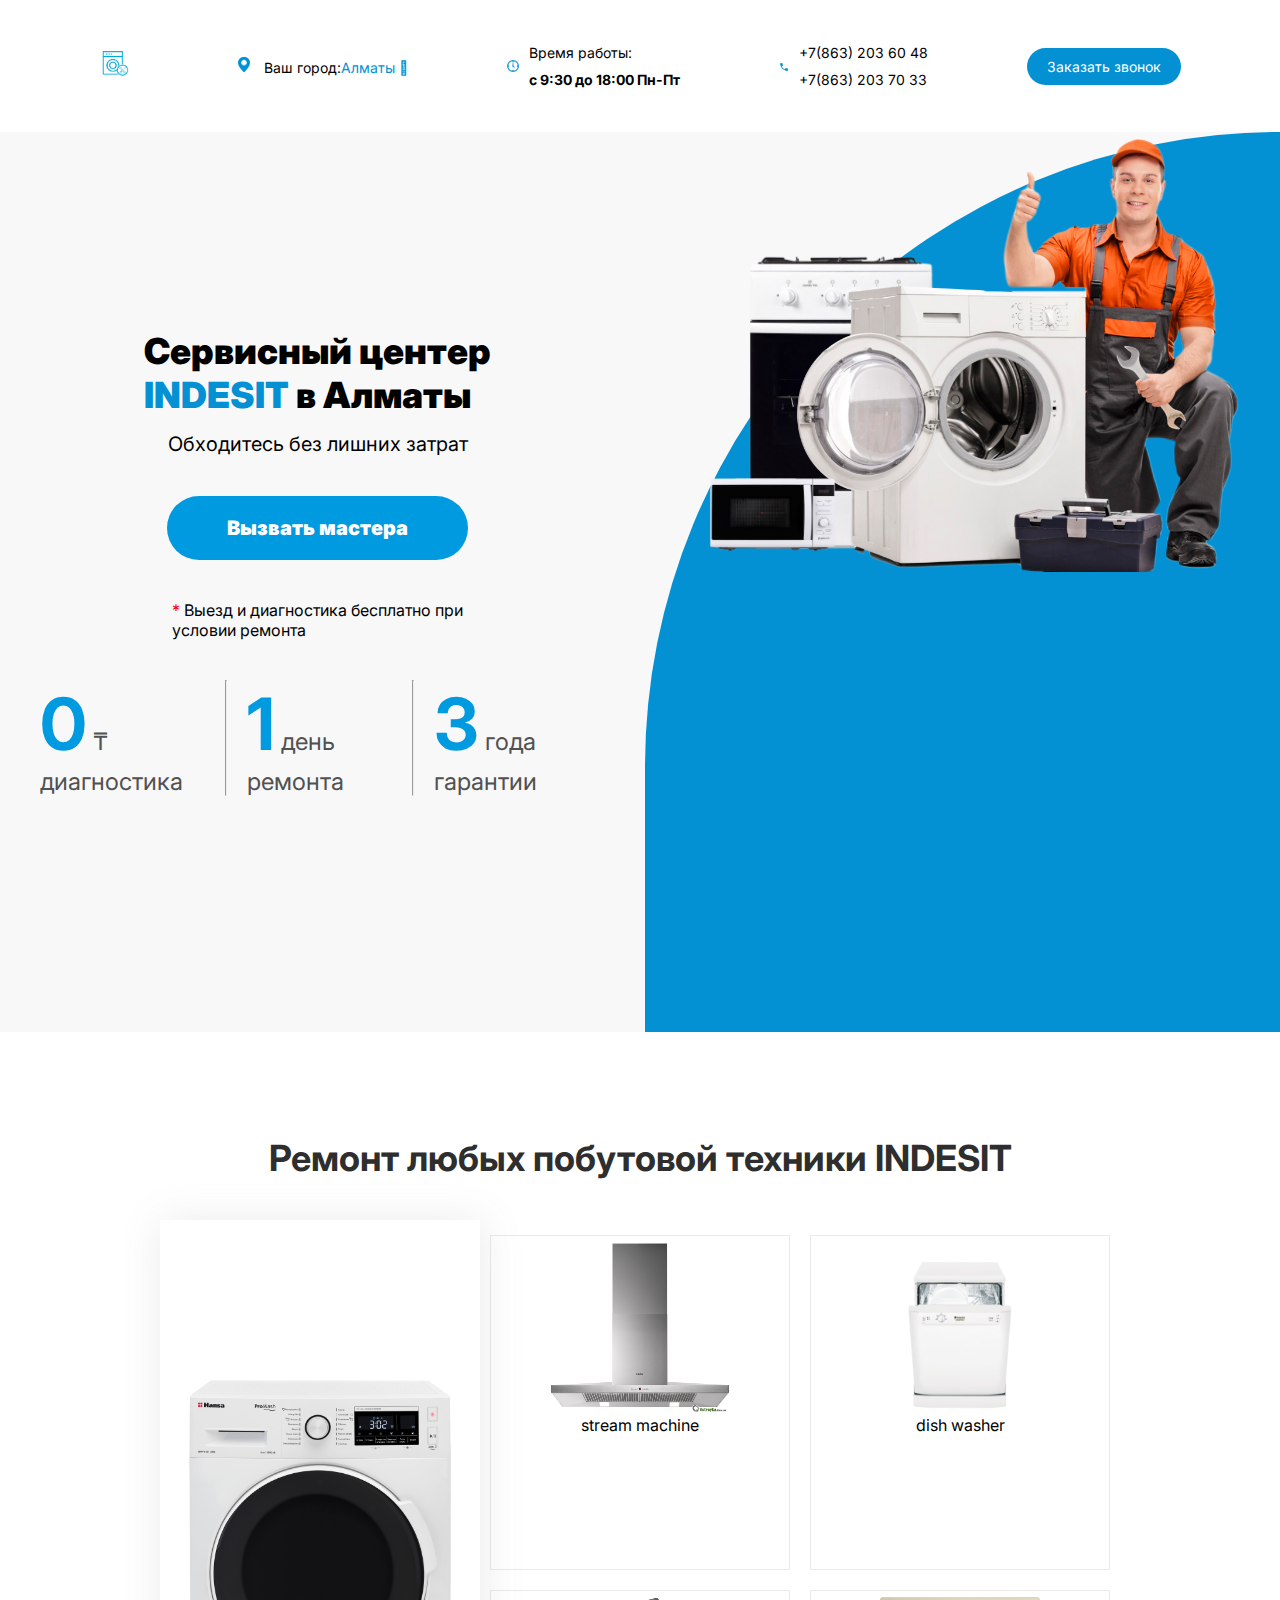
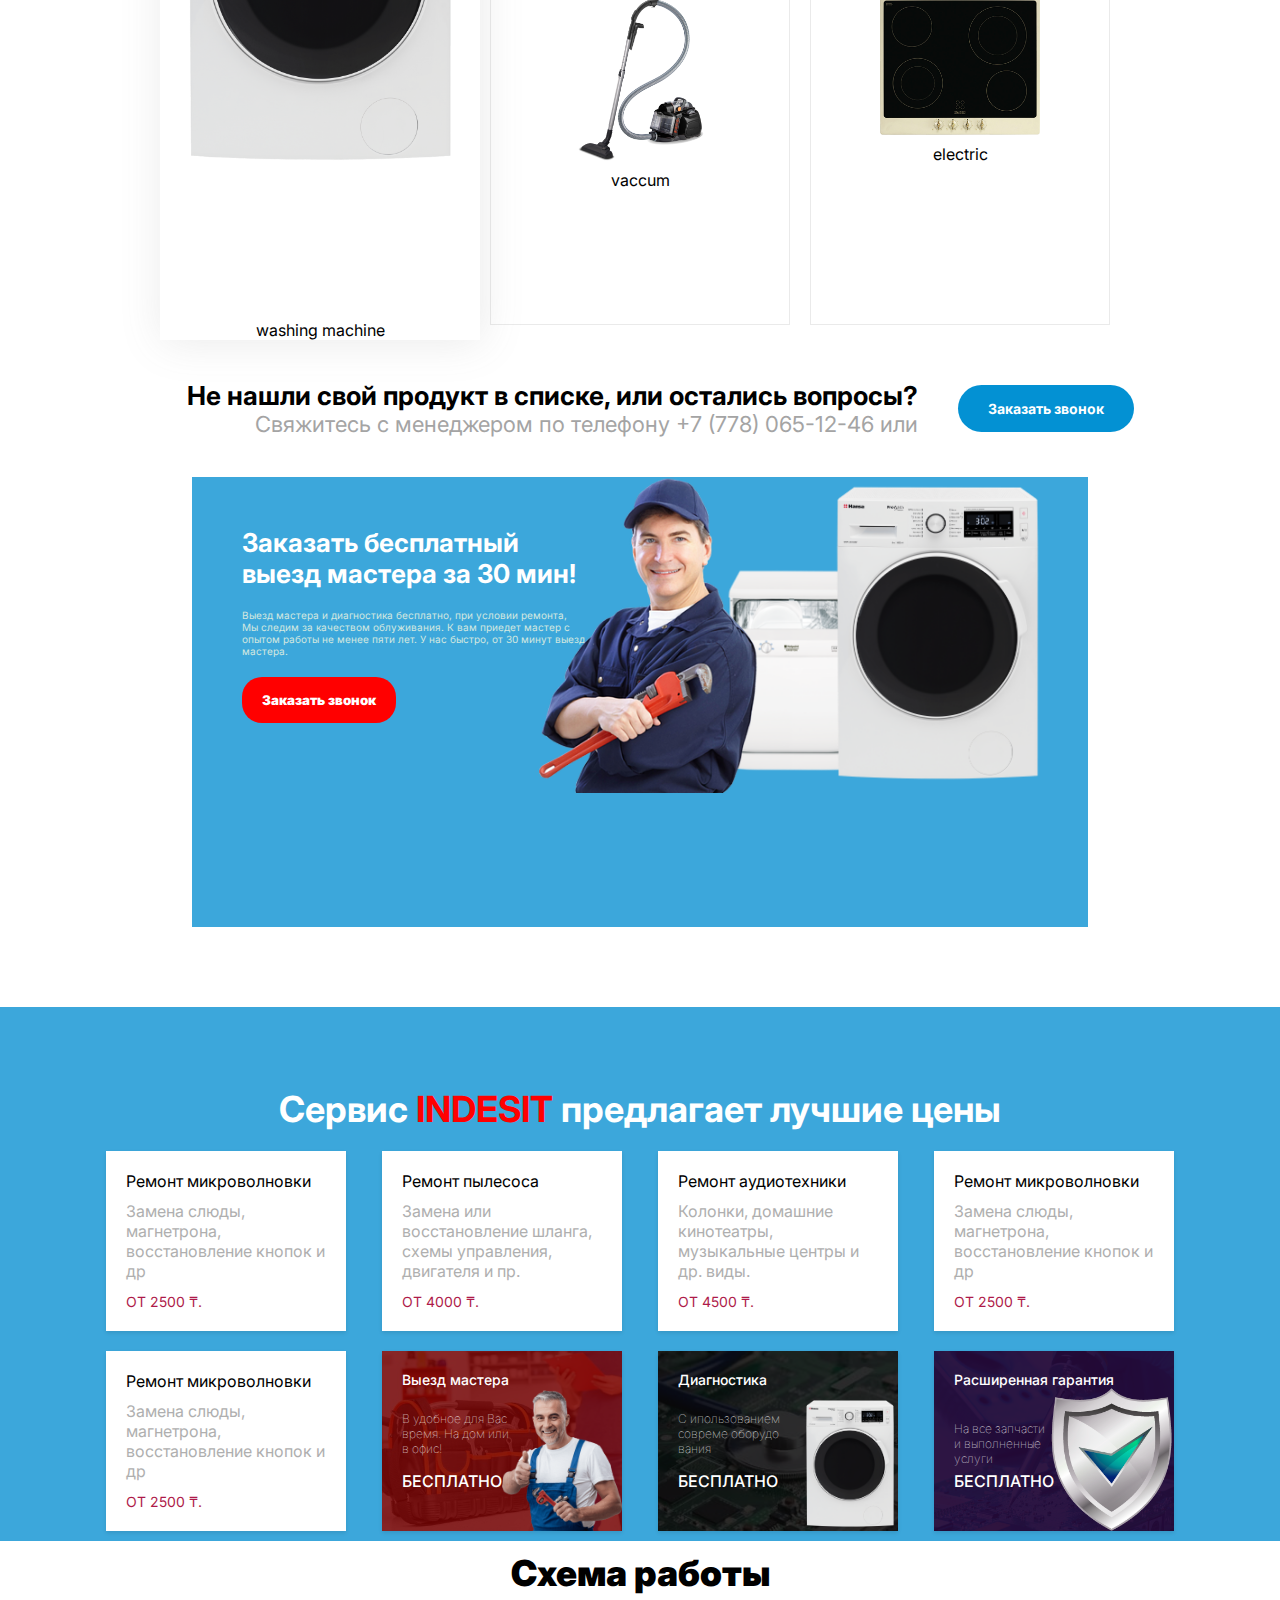
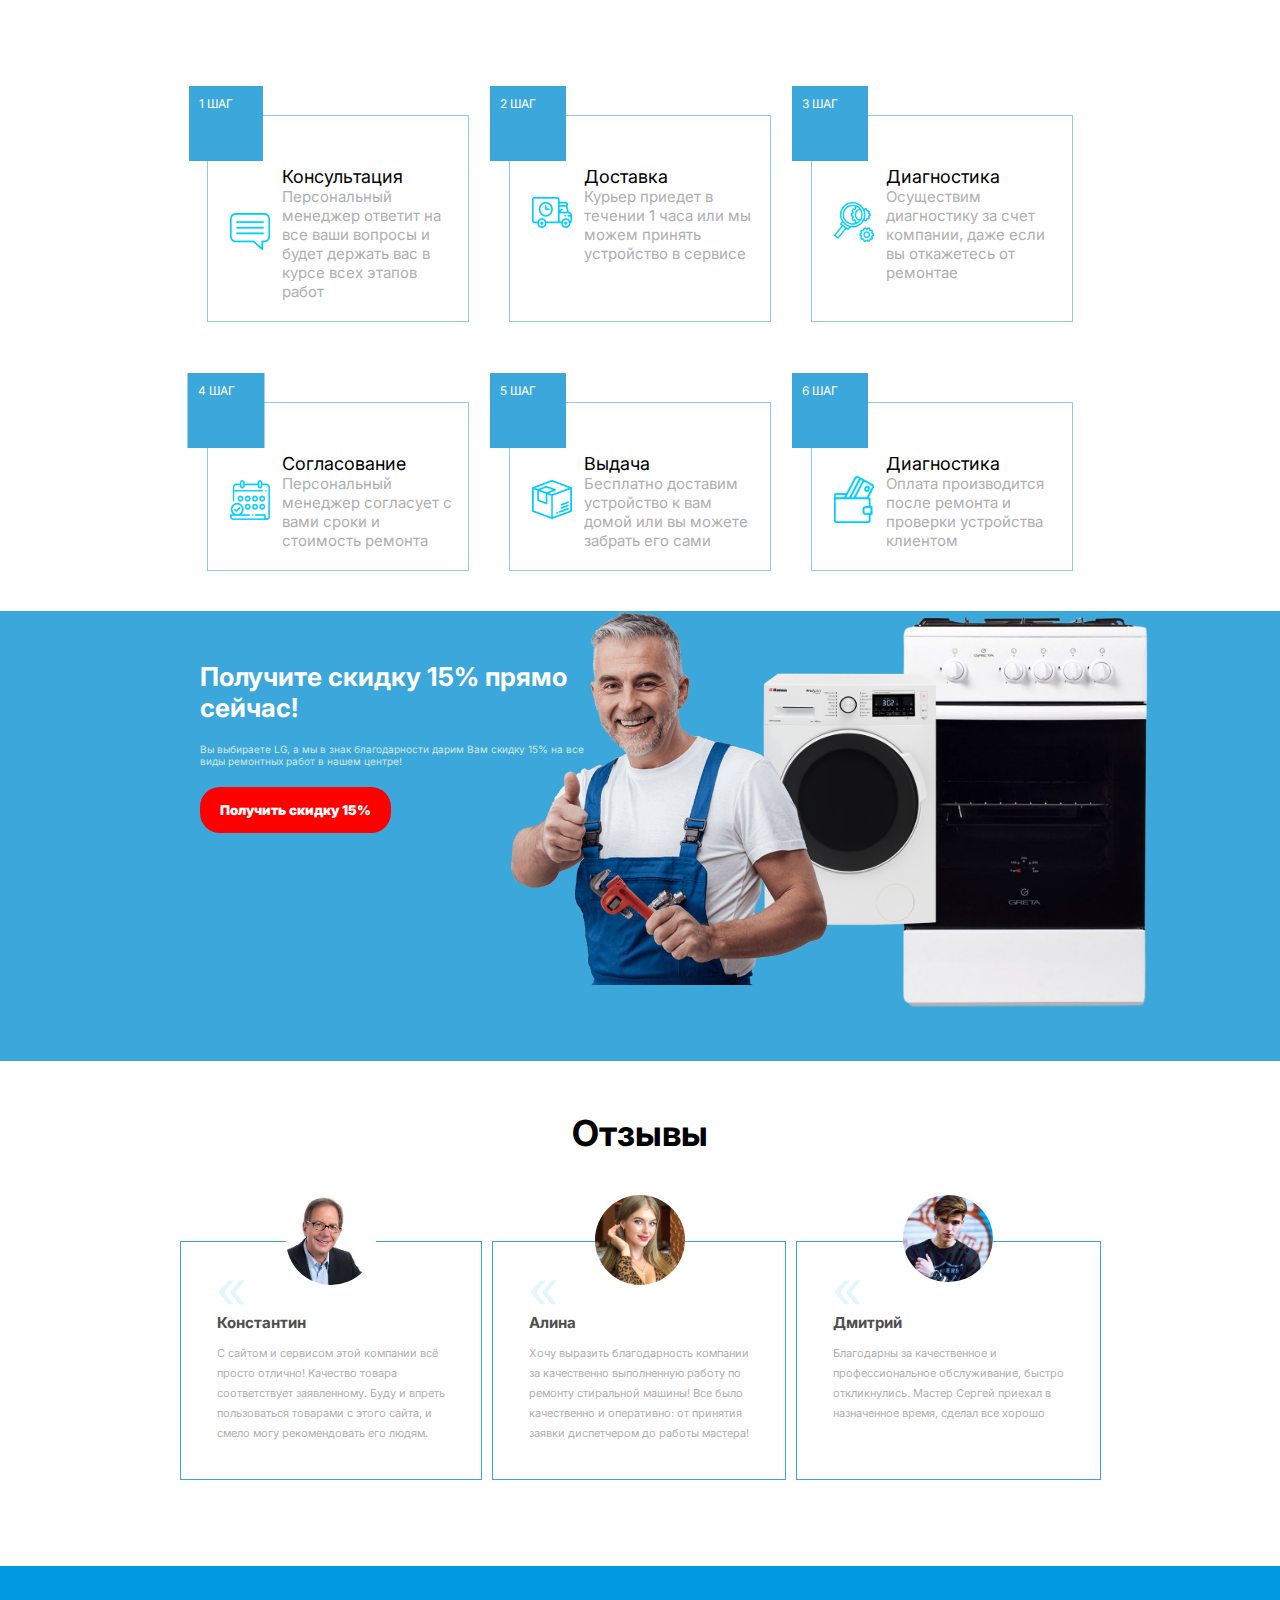
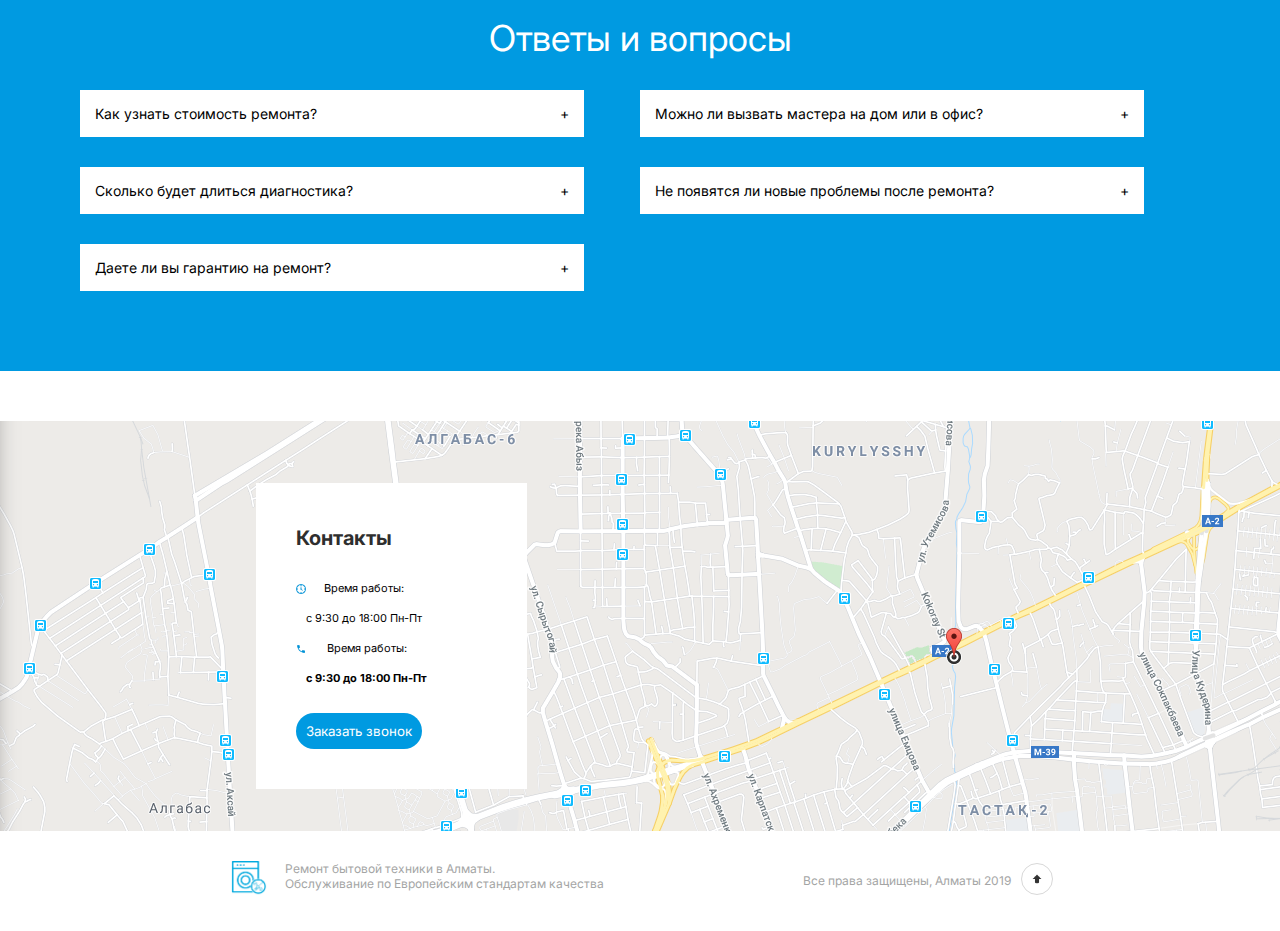
<file: Pages/index.html>
<!DOCTYPE html>
<html lang="en">
  <head>
    <meta charset="UTF-8" />
    <meta name="viewport" content="width=device-width, initial-scale=1.0" />
    <title>Document</title>
    <link rel="stylesheet" type="text/css" href="/Style/landing.css" />
  </head>
  <body>
    <!---Navbar-->
    <nav>
      <div class="logo-div">
        <img src="/Images/logo.png" />
      </div>
      <div class="location-div">
        <img src="/Images/gps2.png" /> Ваш город:<span>Алматы </span>
      </div>
      <div class="watch-div">
        <div>
          <img src="/Images/watch.png" />
        </div>
        <div class="watch-data">
          <span>Время работы:</span>
          <span> <b>с 9:30 до 18:00 Пн-Пт</b></span>
        </div>
      </div>
      <div class="phone-div">
        <div>
          <img src="/Images/phone.png" />
        </div>
        <div class="phone-data">
          <span>+7(863) 203 60 48</span>
          <span>+7(863) 203 70 33</span>
        </div>
      </div>
      <div class="request-call">Заказать звонок</div>
    </nav>

    <!-----Hero Section-->
    <div class="hero-section">
      <div class="group-1">
        <h1>
          Сервисный центер <br />
          <b>INDESIT</b> в Алматы
        </h1>
        <p class="para-1">Обходитесь без лишних затрат</p>
        <div class="button">Вызвать мастера</div>
        <p class="para-2">
          <span>*</span> Выезд и диагностика бесплатно при <br />условии ремонта
        </p>

        <div class="group-1-bottom">
          <div><span>0</span> ₸ диагностика</div>
          <hr />
          <div>
            <span>1</span>
            день ремонта
          </div>
          <hr />
          <div><span>3</span> года гарантии</div>
        </div>
      </div>
      <div class="group-2">
        <img src="/Images/hero-img-2.png" class="first-img" />
        <img src="/Images/hero-img-popup.png" class="small-img" />
        <img src="/Images/hero-img-1-bg.png" class="second-img" />
      </div>
    </div>

    <!--Household Appliances-->
    <div class="Household-Appliances">
      <div class="household-head">
        <p>Ремонт любых побутовой техники INDESIT</p>
      </div>
      <div class="household">
        <div><img src="/Images/washing-machine.png" />washing machine</div>
        <div class="household-2">
          <div><img src="/Images/stream-machine.png" />stream machine</div>
          <div><img src="/Images/vaccum.png" />vaccum</div>
        </div>
        <div class="household-3">
          <div><img src="/Images/dish-washer.png" />dish washer</div>
          <div><img src="/Images/electric.png" />electric</div>
        </div>
      </div>
      <div class="household-bottom">
        <div class="tag-line">
          <div>Не нашли свой продукт в списке, или остались вопросы?</div>
          <div>Свяжитесь с менеджером по телефону +7 (778) 065-12-46 или</div>
        </div>
        <div>
          <button>Заказать звонок</button>
        </div>
      </div>
    </div>

    <!---Order Visit-->
    <div class="order-visit">
      <div class="left">
        <div class="left-content">
          <h1>Заказать бесплатный выезд
            мастера за 30 мин!</h1>
          <p>Выезд мастера и диагностика бесплатно, при условии ремонта,
            Мы следим за качеством облуживания.
            К вам приедет мастер с опытом
            работы не менее пяти лет.
            У нас быстро, от 30 минут выезд мастера.
          </p>
          <button>Заказать звонок
          </button>
        </div>
      </div>
      <div class="right">
        <img src="/Images/pro-wash.png" class="pro-wash-img" />
        <img src="/Images/man.png" class="man-img" />
        <img src="/Images/dish-washer.png" class="dish-washer-img" />
      </div>
    </div>

    <!---Services-->
    <div class="services">
      <div class="serices-heading"> <p>Сервис <span>INDESIT</span> предлагает
          лучшие цены
        </p></div>

      <div class="card-container">
        <div class="card">
          <h>Ремонт микроволновки
          </h>
          <p>Замена слюды, магнетрона,
            восстановление кнопок и др
          </p>
          <span>ОТ 2500
            ₸.
          </span>
        </div>
        <div class="card">
          <h>Ремонт пылесоса
          </h>
          <p>Замена или восстановление
            шланга, схемы управления,
            двигателя и пр.

          </p>
          <span>ОТ 4000
            ₸.
          </span>
        </div>
        <div class="card">
          <h>Ремонт аудиотехники

          </h>
          <p>Колонки, домашние кинотеатры,
            музыкальные центры и др. виды.
          </p>
          <span>ОТ 4500
            ₸.
          </span>
        </div>
        <div class="card">
          <h>Ремонт микроволновки
          </h>
          <p>Замена слюды, магнетрона,
            восстановление кнопок и др
          </p>
          <span>ОТ 2500
            ₸.
          </span>
        </div>
        <div class="card">
          <h>Ремонт микроволновки
          </h>
          <p>Замена слюды, магнетрона,
            восстановление кнопок и др
          </p>
          <span>ОТ 2500
            ₸.
          </span>
        </div>

        <div class="card" id="card-6">
          <div class="card-data-img">
            <div class="card-data">
              <div><h>Выезд мастера</h></div>
              <div> <p>В удобное для Вас <br>
                  время. На дом или <br>
                  в офис!
                </p></div>
              <div> <span>БЕСПЛАТНО
                </span></div>
            </div>
            <div> <img src="/Images/plumber.png" /></div>
          </div>
        </div>

        <div class="card" id="card-7">
          <div class="card-data-img-2">
            <div class="card-data-2">
              <div><h>Диагностика
                </h></div>
              <div> <p>С ипользованием <br>
                  совреме
                  оборудо<br>вания
                </p></div>
              <div> <span>БЕСПЛАТНО
                </span></div>
            </div>
            <div> <img src="/Images/washing-machine.png" /></div>
          </div>
        </div>

        <div class="card" id="card-8">
          <div class="card-data-img-3">
            <div class="card-dat-3">
              <div><h>Расширенная гарантия
                </h></div>
              <div> <p>На все запчасти <br> и
                  выполненные <br>
                  услуги
                </p></div>
              <div> <span>БЕСПЛАТНО
                </span></div>
            </div>
            <div> <img src="/Images/warranty-logo.png" /></div>
          </div>
        </div>

      </div>
    </div>

    <!----Scheme Of work--->
    <div class="scheme-container-section">
      <div><p class="scheme-para">Схема работы</p> </div>
      <div class="scheme-container">

        <div class="box">
          <div class="mini-box"> <p>1 ШАГ</p></div>
          <div class="scheme-data-image">
            <div><img src="/Images/step-1.png" /></div>
            <div class="scheme-data-content">
              <p class="scheme-data-content-head">Консультация</p>
              <p class="scheme-data-content-para">Персональный менеджер
                ответит на все ваши вопросы и
                будет держать вас в курсе всех
                этапов работ</p>
            </div>
          </div>
        </div>

        <div class="box">
          <div class="mini-box"> <p>2 ШАГ</p></div>
          <div class="scheme-data-image">
            <div><img src="/Images/step-2.png" /></div>
            <div class="scheme-data-content">
              <p class="scheme-data-content-head">Доставка</p>
              <p class="scheme-data-content-para">Курьер приедет в течении 1
                часа или мы можем принять устройство в сервисе
              </p>
            </div>
          </div>
        </div>

        <div class="box">
          <div class="mini-box"> <p>3 ШАГ</p></div>
          <div class="scheme-data-image">
            <div><img src="/Images/step-3.png" /></div>
            <div class="scheme-data-content">
              <p class="scheme-data-content-head">Диагностика</p>
              <p class="scheme-data-content-para">Осуществим диагностику за счет
                компании,
                даже если вы откажетесь от ремонтае
              </p>
            </div>
          </div>
        </div>

        <div class="box">
          <div class="mini-box"> <p>4 ШАГ</p></div>
          <div class="scheme-data-image">
            <div><img src="/Images/step-4.png" /></div>
            <div class="scheme-data-content">
              <p class="scheme-data-content-head">Согласование</p>
              <p class="scheme-data-content-para">Персональный менеджер
                согласует
                с вами сроки и стоимость ремонта</p>
            </div>
          </div>
        </div>

        <div class="box">
          <div class="mini-box"> <p>5 ШАГ</p></div>
          <div class="scheme-data-image">
            <div><img src="/Images/step-5.png" /></div>
            <div class="scheme-data-content">
              <p class="scheme-data-content-head">Выдача</p>
              <p class="scheme-data-content-para">Бесплатно доставим устройство
                к вам домой или вы можете забрать его сами
              </p>
            </div>
          </div>
        </div>

        <div class="box">
          <div class="mini-box"> <p>6 ШАГ</p></div>
          <div class="scheme-data-image">
            <div><img src="/Images/step-6.png" /></div>
            <div class="scheme-data-content">
              <p class="scheme-data-content-head">Диагностика</p>
              <p class="scheme-data-content-para">Оплата производится после
                ремонта и проверки устройства клиентом
              </p>
            </div>
          </div>
        </div>

      </div>
    </div>

    <!---Get Discount-->
    <div class="get-discount">
      <div class="disount-left">
        <div class="discount-left-content">
          <h1>Получите скидку 15% прямо сейчас!
          </h1>
          <p>Вы выбираете LG, а мы в знак благодарности
            дарим Вам скидку 15% на все виды ремонтных работ в нашем центре!
          </p>
          <button>Получить скидку 15%
          </button>
        </div>
      </div>
      <div class="discount-right">
        <img src="/Images/hero-img-1-bg.png" class="hero-img-1-bg" />
        <img src="/Images/plumber.png" class="man-img" />
        <img src="/Images/pro-wash.png" class="pro-wash-img-2" />
      </div>
    </div>

    <!---Reviews-->
    <div class="review-container-section">
      <div> <p class="review-container-section-head">Отзывы</p></div>
      <div class="review-container">
        <div class="review">
          <img src="/Images/review-1.png">
          <div class="review-content">
            <div> <p class="review-arrow">«</p></div>
            <div> <p class="review-head">Константин </p></div>
            <div><p class="review-para">С сайтом и сервисом этой компании
                всё<br> просто отлично! Качество
                товара <br>соответствует заявленному. Буду и впреть<br>
                пользоваться товарами
                с этого сайта, и<br> смело могу рекомендовать его
                людям.</p></div>

          </div>
        </div>

        <div class="review-2">
          <img src="/Images/review-2.png">
          <div class="review-content">
            <div> <p class="review-arrow">«</p></div>
            <div><p class="review-head">Алина</p></div>
            <div> <p class="review-para">Хочу выразить благодарность
                компании<br> за качественно выполненную
                работу по<br> ремонту стиральной машины! Все было<br>
                качественно и оперативно:
                от принятия <br>заявки диспетчером до работы мастера! </p></div>

          </div>
        </div>

        <div class="review">
          <img src="/Images/review-3.png">
          <div class="review-content">
            <div> <p class="review-arrow">«</p></div>
            <div> <p class="review-head">Дмитрий</p></div>
            <div> <p class="review-para">Благодарны за качественное и<br>
                профессиональное обслуживание,
                быстро <br>откликнулись. Мастер Сергей приехал в <br>назначенное
                время,
                сделал все хорошо</p></div>

          </div>
        </div>
      </div>
    </div>

    <!---FAQ-->
    <div class="faq">
      <div class="faq-container">
        <p>Ответы и вопросы</p>

        <div class="accordion">
          <div><details>
              <summary> Как узнать стоимость ремонта?</summary>
              <div>
                Как узнать стоимость ремонта
              </div>
            </details></div>
          <div><details>
              <summary>Можно ли вызвать мастера на дом или в офис?</summary>
              <div>
                Как узнать стоимость ремонта
              </div>
            </details></div>
        </div>

        <div class="accordion">
          <div><details>
              <summary>Сколько будет длиться диагностика?</summary>
              <div>
                Как узнать стоимость ремонта
              </div>
            </details></div>
          <div><details>
              <summary>Не появятся ли новые проблемы после ремонта?</summary>
              <div>
                После ремонта устройства проходят контроль качества выполненной
                работы по
                47 пунктам. Это означает, что после ремонта вы получите
                устройство с работоспособностью в 100%.
              </div>
            </details></div>
        </div>

        <div class="accordion">
          <div><details>
              <summary> Даете ли вы гарантию на ремонт?</summary>
              <div>
                Как узнать стоимость ремонта
              </div>
            </details></div>

        </div>

      </div>

    </div>


    <!---Location Section-->
    <div class="location-section">
     <div class="location">
       <div class="box-on-location">
        <div> <p class="box-on-location-head">Контакты</p></div>
        <div class="box-on-location-watch"> 
          <div> <img src="/Images/watch.png"/></div>
          <div class="box-on-location-watch-content">
            <div><p class="box-on-location-para">Время работы:
            </p></div> 
          <div> <p class="box-on-location-para">с 9:30 до 18:00 Пн-Пт</p></div>
          </div>
         </div>
         <div class="box-on-location-watch"> 
          <div> <img src="/Images/phone.png"/></div>
          <div class="box-on-location-watch-content">
            <div><p class="box-on-location-para">Время работы:
            </p></div> 
          <div> <p class="box-on-location-para"> <span>с 9:30 до 18:00 Пн-Пт</span></p></div>
          </div>
         </div>
        <div>  
          <button>Заказать звонок
          </button></div>
       
       
     
      </div>
     </div>
     
    </div>


    <!---Footer-->
    <div class="footer">
      <div class="footer-section-1">
       <div><img src="/Images/footer-logo.png"/></div>
       <div>
        <div><p>Ремонт бытовой техники в Алматы.</p></div>
        <div><p>
          Обслуживание по Европейским стандартам качества</p></div>
       </div>
      </div>


      <div class="footer-section-2">
        <div><p>Все права защищены,
          Алматы 2019</p></div>
        <div><img src="/Images/down-to-top.png"/></div>
      </div>
    </div>
  </body>
</html>
</file>
<file: Style/landing.css>
@import url('https://fonts.googleapis.com/css2?family=Inter&family=Ojuju:wght@200..800&family=Roboto&display=swap');
*{
    margin: 0;
    padding: 0;
    font-family: "inter", sans-serif ;
}
nav{
  
    background-color: white;
    display: flex;
    justify-content: space-evenly;
    align-items: center;
    font-size: 14px;
    font-weight:400;
    height: 132px;
}
.logo-div img{
    width: 30px;
    align-items: center;
}
.location-div img{
    width: 12px;
    align-items: center;
    margin: 0px 10px;
}
.location-div span{
    color: #0391D3;
}
.watch-div{
    display: flex;
    align-items: center;
    gap: 10px;
}
.watch-div img{
    width: 12px;
}
.watch-data{
    display: flex;
    flex-direction: column;
    gap: 10px;
}
.phone-div{
    display: flex;
    align-items: center;
    gap: 10px;
}
.phone-div img{
    width: 10px;
}
.phone-data{
    display: flex;
    flex-direction: column;
    gap: 10px;
}
.request-call{
    background-color:  #0391D3;
    color:white;
    border-radius: 25px;
    padding: 10px 20px;
}
/* Media Queries  for navbar*/
@media only screen and (max-width: 768px) {
    nav {
        flex-wrap: wrap;
    }
    
    .logo-div,
    .location-div,
    .watch-div,
    .phone-div,
    .request-call {
        flex: 0 0 50%; /* 2 items per row */
        align-items: center;
        justify-content: center;
        text-align: center;
        padding: 10px 0px;
    }
}



/*Hero section*/
.hero-section {
    display: grid;
    grid-template-columns: 1fr 1fr;
    gap: 10px;
    overflow: hidden;
    height: 100vh;
    background-color: #f8f8f8;
}

.group-1 {
    display: flex;
    flex-direction: column;
    align-items: center;
    justify-content: center;
}

.group-1 h1{
    font-size: 36px;
    font-weight: 900;
}
.group-1 h1 b{
    color: #0391D3;
    font-weight:bolder;
}
.group-1 .para-1{
    font-size: 20px;
    margin-top: 15px;
}
.group-1 .button{
    background-color: #009ae1; 
    color: white;
    font-size: 20px;
    border-radius: 40px;
    padding: 20px 60px;
    font-weight: 900;
    margin: 40px;
}
.group-1 .para-2 span{
    color: red;
}



.group-1-bottom{
    margin: 40px;
    display: flex;
    gap: 20px;
    font-size: 24px;
    font-weight: 400;
    color: #515151;
}
.group-1-bottom span{
    font-size: 72px;
    font-weight: 700;
    color: #009ae1;
}
.group-1-bottom hr{
    
    color: #515151;
}

.group-2 {
    position: relative;
    border-radius: 650px 0px 0px 0px;
    background-color: #0391D3;
}

.group-2 img {
    display: block;
    max-width: 70%;
    height: auto;
    position: absolute;
    top: 0;
    right: 40px;
  
}

.first-img {
    z-index: 1; /* Ensure this image is on top */
    width: 90%;
}
.second-img{
    width: 30%;
    transform: translate(-160%, 40%);
}

.small-img {
    width: 20%; 
    z-index: 2; /* Ensure this image is on top of the second image */
    top: 90%; 
    left: 30%; 
    transform: translate(-100%, 250%); 
}

/* Media Queries For Hero section*/
@media screen and (max-width: 900px) {
    .hero-section {
        margin: 50px 0px;
        grid-template-columns: 1fr; 
        overflow: visible;
    }

}


/*Household Appliances*/
.Household-Appliances{
    margin-top: 4rem;
    display: flex;
    flex-direction: column;
    justify-content: center;
    align-items: center;
}
.household-head {
    font-size: 36px;
    font-weight:bolder;
    margin:40px 0px;
    color: #2E2E2E;
}
.household {
    display: flex;
    flex-direction: row;
    margin: 0px 10rem;
    max-width: 100%;
}

.household > div {
    flex: 1;
    display: flex;
    flex-direction: column;
    justify-content: center;
    text-align: center;
}

.household img {
    width: 90%;
    object-fit: contain;
    margin: auto;
 
}


.household > div:first-child {
    box-shadow: 2px 2px 40px #6b6b6b25;
    height: 80vh;
}

.household-2 > div,
.household-3 > div{
    height: 37vh; 
    margin: 10px;
    border: 1px solid #6b6b6b25;
    justify-content: center;
    align-items: center;
    text-align: center;
}

.household-2 > div > img ,
.household-3 div img {
object-fit:contain;
width: 60%;
display: flex;
flex-direction: column;
}

.household-bottom{
    display: flex;
    flex-direction: row;
    justify-content: center;
    align-items: center;
    margin:40px auto;
}
.household-bottom .tag-line{
display: flex;
flex-direction: column;
margin: 0px 40px;
font-size: 22px;
color: #A4A4A4;
align-items: flex-end;
}
.household-bottom .tag-line div:nth-child(1){
    font-size: 26px;
    font-weight: 700;
    color: black;
}
.household-bottom button{
    background-color: #0391D3;
    border: none;
    padding: 15px 30px;
    border-radius: 25px;
    color: white;
    font-size: 14px;
    font-weight: bolder;
}

/* Media Queries For Household Appliances*/
@media screen and (max-width: 900px) {
    .Household-Appliances{
        margin-top: 25rem;
         }
         .household-head{
            font-size: 20px;
            text-align: center;
         }
         .household{
            display: flex;
            flex-direction: column;
         }
         .household img{
            width: 80%;
            padding: 10px;
         }
         .household-bottom{
            flex-direction: column;
            gap: 20px;
         }
         .household-bottom .tag-line{
            font-size: 16px;
            text-align: center;
            margin: 20px ;
            gap: 20px;
         }
         .household-bottom .tag-line div:nth-child(1){
            font-size: 20px;
         }
}


/*Order Visit*/

.order-visit {
    display: grid;
    grid-template-columns: 1fr 1fr;
    gap: 10px;
    overflow: hidden;
    height: 50vh;
    background-color: #3CA7DB;
    width:70%;
    margin: 0 auto;
}
.left-content{
    margin: 50px;
    justify-content: space-between;
    color: white;
}
.left-content h1 {
    margin: 20px 0px;
    font-size: 26px;
}
.left-content p{
    color: #D3E8E0;
    margin: 20px 0px;
    font-size: 10px;
}
.left-content button{
background-color: red;
border: none;
color:white;
padding: 15px 20px;
border-radius: 20px;
font-weight: 900;
}

.right {
    position: relative;
}

.right img {
    display: block;
    max-width: 70%;
    height: auto;
    position: absolute;
    top: 0;
    right: 40px;
}

.pro-wash-img {
    z-index: 1; /* Ensure this image is on top */
    width: 50%;
}
.dish-washer-img{
    width: 55%;
    transform: translate(-55%, 24%);
}

.man-img {
    width: 50%; 
    z-index: 2; /* Ensure this image is on top of the second image */ 
    transform: translate(-130%, 0%); 
}

/* Media Queries For Order visit*/
@media screen and (max-width: 900px) {
    
    .order-visit {
        width: 100%;
        height: 30vh;
    }
    .left-content h1{
        font-size: 12px;
    }
    .left-content p{
        font-size: 10px;
    }

}


/*Services*/

.services{
    height:fit-content;
    background-color: #3CA7DB;
    width: 100%;
    margin-top: 5rem;
}
.serices-heading{
    padding-top: 5rem;
    text-align: center;
    font-size: 36px;
    color: white;
    font-weight: bolder;
}
.serices-heading span{
    color: red;
}
.card-container {
    display: flex;
    flex-wrap: wrap;
    justify-content: space-between;
  margin: 10px 6rem;
}

.card {
    width: 200px;
    background-color: #ffffff;
    padding: 20px;
    margin: 10px;
    box-shadow: 0 2px 4px rgba(0, 0, 0, 0.1);
}

.card p {
    font-size: 16px;
    margin: 10px 0;
    color: #AFAFAF;
}

.card span {
    font-size: 14px;
    color: #333;
    color: #AE1A49;
}

#card-6 {
    position: relative;
    background-image: url('/Images/visit-of-master.png');
    background-size: cover;
    background-position: center;
}

#card-6 h {
    color: white;
    z-index: 2;
    position:absolute;
    font-size: 14px;
    font-weight: 500;
}
#card-6 p {
    color: white;
    z-index: 2;
    position:absolute;
    font-size: 12px;
    font-weight:lighter;
}
#card-6 span{
    color: white;
    z-index: 2;
    position:absolute;
    font-size: 16px;
    font-weight:500;
    margin-top: 40px;
}
#card-6 img {
    
    width: 50%;
    position: absolute;
    z-index: 2;
    margin-top: 50px;
    right: 0px;
    bottom: 0px;
}

#card-6::before {
    content: "";
    position: absolute; /* Position it relative to the card */
    top: 0;
    right: 0;
    bottom: 0;
    left: 0;
    background-color:  rgba(118, 2, 2, 0.85); /* Red with 50% opacity */
    z-index: 1;
}

.card-data-img{
    display: grid;
    grid-template-columns: 1fr 1fr ;
}
.card-data{
    display: flex;
    flex-direction: column;
    gap: 30px;
}





#card-7 {
    position: relative;
    background-image: url('/Images/diagnosis.png');
    background-size: cover;
    background-position: center;
}

#card-7 h {
    color: white;
    z-index: 2;
    position:absolute;
    font-size: 14px;
    font-weight: 500;
}
#card-7 p {
    color: white;
    z-index: 2;
    position:absolute;
    font-size: 12px;
    font-weight:lighter;
}
#card-7 span{
    color: white;
    z-index: 2;
    position:absolute;
    font-size: 16px;
    font-weight:500;
    margin-top: 40px;
}
#card-7 img {
    
    width: 40%;
    position: absolute;
    z-index: 2;
    margin-top: 50px;
    right: 0px;
    bottom: 0px;
}

#card-7::before {
    content: "";
    position: absolute; /* Position it relative to the card */
    top: 0;
    right: 0;
    bottom: 0;
    left: 0;
    background-color:  rgba(9, 9, 9, 0.85); /* Red with 50% opacity */
    z-index: 1;
}

.card-data-img-2{
    display: grid;
    grid-template-columns: 1fr 1fr ;
}
.card-data-2{
    display: flex;
    flex-direction: column;
    gap: 30px;
}


#card-8 {
    position: relative;
    background-image: url('/Images/diagnosis-med.png');
    background-size: cover;
    background-position: center;
}

#card-8 h {
    color: white;
    z-index: 2;
    position:absolute;
    font-size: 14px;
    font-weight: 500;
}
#card-8 p {
    color: white;
    z-index: 2;
    position:absolute;
    font-size: 12px;
    font-weight:lighter;
    margin: 50px 0px;
}
#card-8 span{
    color: white;
    z-index: 2;
    position:absolute;
    font-size: 16px;
    font-weight:500;
    margin-top: 100px;
}
#card-8 img {
    
    width: 60%;
    position: absolute;
    z-index: 2;
    margin-top: 50px;
    right: -10px;
    bottom: 0px;
}

#card-8::before {
    content: "";
    position: absolute; /* Position it relative to the card */
    top: 0;
    right: 0;
    bottom: 0;
    left: 0;
    background-color: rgba(36, 10, 56, 0.947);
    z-index: 1;
}

.card-data-img-3{
    display: grid;
    grid-template-columns: 1fr 1fr ;
}
.card-data-3{
    display: flex;
    flex-direction: column;
    gap: 30px;
}
/*Media queires for services*/
@media screen and (max-width: 900px) {
.serices-heading{
    font-size: 20px;
    padding: 0px;
    margin: 0px;
}
#card-6 img {
    width: 40%;
}
#card-7 img {
    width: 30%;
}
#card-8{
    height: 15vh;
}
#card-8 img {
    width: 30%;
}

#card-6 p{
margin: 0px;
font-size: 7px;
}
#card-6 span{
    margin: 0px;
}
#card-7 p{
    margin: 0px;
    font-size: 7px;
    }
    #card-7 span{
        margin: 0px;
    }
    #card-8 p{
        font-size:10px;
        margin-top: 30px;
        }
        #card-8 span{
            margin-top: 70px;
        }
}



/*scheme container section*/
.scheme-container-section{
   
    margin: 0px 10rem;
}
.scheme-container-section .scheme-para{
    text-align: center;
    font-size: 36px;
    font-weight: 900;
}
.scheme-container {
    display: flex;
    flex-wrap: wrap;
    justify-content: center;
    margin-top: 5rem;
}

.box {
    width: calc(25% - 20px);
    margin: 10px;
    position: relative;
    border: 1px solid #3ca6db95;
    padding: 20px;
    text-align: center;
    margin: 40px 20px;
}

.mini-box {
    position: absolute;
    top: -30px;
    left: 7%;
    transform: translateX(-50%);
    background-color:  #3CA7DB;
    color: #ffffff;
    padding: 30px 20px;
    font-size: 12px;
}
.mini-box p{
    position: relative;
    top: -20px;
    left: -10px;
}
.scheme-data-image{
    display: grid;
    grid-template-columns: 20% 80%;
    align-items: center;
    gap: 10px;
}
.scheme-data-image img{
    width: 40px;
    margin-top: 30px;
}
.scheme-data-content{
    text-align:start;
}
.scheme-data-content-head{
    font-size: 18px;
    margin-top: 30px;
}
.scheme-data-content-para{
    font-size: 15px;
    color: #AFAFAF;
}

/*Media Queries for scheme container section*/

@media screen and (max-width: 900px) {
    .scheme-container{
        display: flex;
        flex-direction: column;
    }
    .box{
        width: 100%;
    }
}

/*Get discount*/

.get-discount {
    display: grid;
    grid-template-columns: 1fr 1fr;
    gap: 10px;
    overflow: hidden;
    height: 50vh;
    background-color: #3CA7DB;
    width:100%;
    margin: 0 auto;
}
.discount-left-content{
    margin: 50px 50px 50px 200px;
    justify-content: space-between;
    color: white;
}
.discount-left-content h1 {
    margin: 20px 0px;
    font-size: 26px;
}
.discount-left-content p{
    color: #D3E8E0;
    margin: 20px 0px;
    font-size: 10px;
}
.discount-left-content button{
background-color: red;
border: none;
color:white;
padding: 15px 20px;
border-radius: 20px;
font-weight: 900;
}

.discount-right {
    position: relative;
}

.discount-right img {
    display: block;
    max-width: 70%;
    height: auto;
    position: absolute;
    top: 0;
    right: 40px;
}

.hero-img-1-bg {
    width: 40%;
    transform: translate(-35%, 0%);
}
.pro-wash-img-2{
    z-index: 1; /* Ensure this image is on top */
    width: 30%;
    top: 0;
    transform: translate(-155%, 20%);
}

.man-img {
    width: 50%; 
    z-index: 2; /* Ensure this image is on top of the second image */ 
    transform: translate(-130%, 0%); 
}

/* Media Queries For get discount*/
@media screen and (max-width: 900px) {
    .discount-left-content{
        margin: 0px;
    }
    .discount-right{
        display: none;
    }
    .get-discount{
        display: flex;
        flex-direction: column;
        height: 40vh;
        padding: 20px;
        width: 90%;
    }
    .discount-left-content{
        align-items: center;
        text-align: center;
    }
}



/*Reviews*/
.review-container-section{
    align-items: center;
    text-align: center;
    margin-top: 50px;
}
.review-container-section .review-container-section-head{
    font-size: 36px;
    font-weight: bolder;
}
.review-container {
    display:flex;
    justify-content: center;
    gap:10px;
    margin: 70px 0px;
  }
  .review {
    border: 1px solid #3CA7DB;
    background-color: #ffffff;
    padding: 36px;
    margin: 16px 0;
    position:relative;
    line-height: 20px;
  }
  .review-2 {
    border: 1px solid #3CA7DB;
    background-color: #ffffff;
    padding: 36px;
    margin: 16px 0;
    position:relative;
    line-height: 20px;
  }
  .review-arrow{
    float: left;
    margin-bottom: 15px;
    font-size: 55px;
    font-weight:400;
    color: #E3F6FF;
  }
  .review-head{
    float: left;
    font-size: 15px;
    font-weight: bolder;
    color: #4E4E4E;
  }
  .review-para{
    text-align: start;
    font-size: 11px;
    color: #AFAFAF;
    margin-top: 10px;
  }
  .review-content{
    display: flex;
    flex-direction: column;
  }
  .review img {
    width: 90px;
    margin-right: 20px;
    border-radius: 50%;
    position:absolute;
    top:-20%;
    left:35%;
  }
  .review-2 img {
    width: 90px;
    height: 90px;
    object-fit: cover;
    margin-right: 20px;
    border-radius: 50%;
    position:absolute;
    top:-20%;
    left:35%;
  }

  
  .review span {
    font-size: 20px;
    margin-right: 15px;
  }
  .review-2 span {
    font-size: 20px;
    margin-right: 15px;
  }
  
  @media (max-width: 500px) {
    .review-container {
        text-align: center;
    }
    .review-container img {
        margin: auto;
        float: none;
        display: block;
    }
  }


  /*FAQ*/

  .faq{
    background-color:#009ae1;
    padding: 50px 0px;
    color: white;
    align-items: center;
    text-align: center;
  }
  



  
.faq-container p{
    color: #fff;
    text-align: center;
    font-size: 36px;
  }
  .accordion{
    display: grid;
    grid-template-columns: 1fr 1fr;
    margin: 30px 80px;
  }
  details{
    width: 90%;
    background-color: #ffffff;
    color: black;
    font-size: 14px;
  }
  
  summary {
    padding: 15px;
    list-style: none;
    display: flex;
    justify-content: space-between;  
    transition: height 1s ease;
  }
  
 
  summary:after{
    content: "\002B";
  }
  
  details[open] summary {
      border-bottom: 1px solid #aaa;
      margin-bottom: 5px;
  }
  
  details[open] summary:after{
    content: "\00D7";
  }
  
  details[open] div{
    padding: 20px;
  }


  /*Location Section*/
.location-section{
    margin-top: 50px;
    height: 410px;
}
.location {
    position: relative;
    width: 100%;
    height: 100%;
   background-image: url("/Images/location.png");
  object-fit: fill;
  background-repeat: no-repeat;
}
.box-on-location{
position:absolute;
background-color: white;
display: flex;
flex-direction: column;
line-height: 30px;
left: 20%;
top: 15%;
padding: 40px 100px 40px 40px;
text-align: start;
}

.box-on-location img{
    width: 10px;
}
.box-on-location .box-on-location-para{
    font-size: 11px;
}
.box-on-location-para span{
    font-weight: bolder;
}
.box-on-location-watch{
    display: flex;
}
.box-on-location-watch-content{
    display: flex;
    flex-direction: column;
    align-items: center;
}
.box-on-location-head{
    font-size: 20px;
    font-weight: bolder;
    color: #2E2E2E;
    margin-bottom: 20px;
}

.box-on-location button{
    background-color: #009ae1;
    border: none;
    color: white;
    padding: 10px;
    border-radius: 25px;
    margin-top: 20px;
}

.footer{
display: flex;
flex-direction: row;
justify-content: space-evenly;
padding: 30px;
}
.footer p{
    font-size: 12px;
    color: #A4A5A5;
}
.footer img{
    width: 40px;
}
.footer-section-1{
    display: grid;
    grid-template-columns: 10% 90%;
    gap: 20px;
}
.footer-section-2{
    display: flex;
    flex-direction: row;
    align-items: center;
    gap: 10px;
}
.footer-section-2 img{
    width: 10px;
    border:1px solid #D8D8D8;
    border-radius: 50%;
    padding: 10px;
}
</file>
